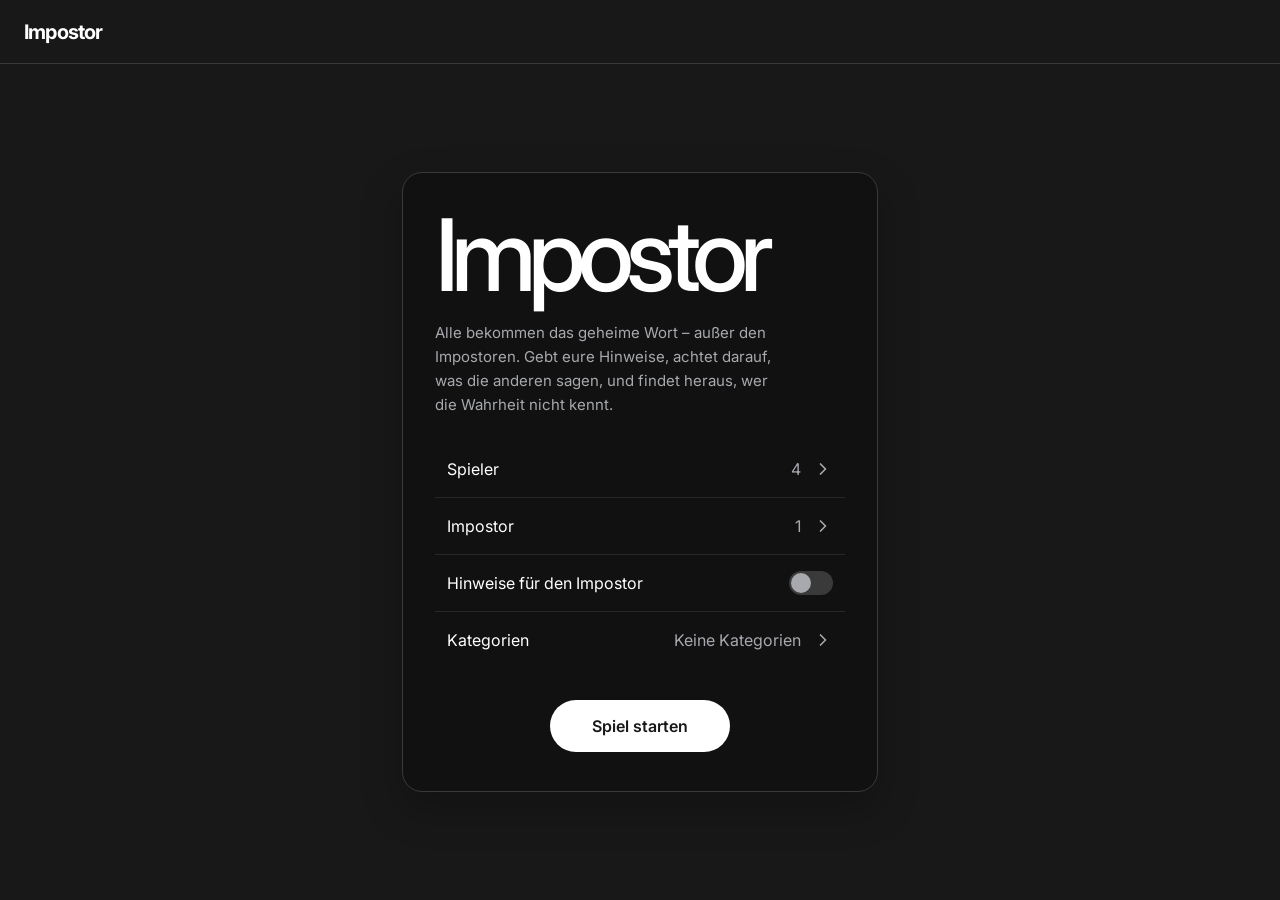
<file: index.html>
<!DOCTYPE html>
<html>
<head>
  <meta charset="UTF-8">
  <meta name="viewport" content="width=device-width, initial-scale=1.0">
  <title>Impostor</title>

  <link rel="preconnect" href="https://fonts.googleapis.com">
  <link rel="preconnect" href="https://fonts.gstatic.com" crossorigin>
  <link href="https://fonts.googleapis.com/css2?family=Inter:wght@400;500;600;700&display=swap" rel="stylesheet">
  
  <link rel="stylesheet" href="css/global.css">
  <link rel="stylesheet" href="css/header.css">
  <link rel="stylesheet" href="css/home.css?v=2">
</head>
<body>
  <div id="header"></div>

  <main>
    <div class="container">
      <div class="game-card">
        <div class="screen-track" id="screen-track">
      <section class="screen home-screen">
        <h1 class="game-title">Impostor</h1>

        <p class="game-description">Alle bekommen das geheime Wort – außer den Impostoren. Gebt eure Hinweise, achtet darauf, was die anderen sagen, und findet heraus, wer die Wahrheit nicht kennt.
        </p>

        <div class="options-card">
          <button class="option" id="players-option" type="button">
            <span class="option-name">Spieler</span>
            <span class="option-value" id="player-count-value">4</span>
            <svg class="option-chevron" xmlns="http://www.w3.org/2000/svg" width="24" height="24"
              viewBox="0 0 24 24" fill="none" stroke="currentColor" stroke-width="2"
              stroke-linecap="round" stroke-linejoin="round" aria-hidden="true">
              <path d="m9 18 6-6-6-6"/>
            </svg>
          </button>

          <div class="option-divider"></div>

          <button class="option" id="impostors-option" type="button">
            <span class="option-name">Impostor</span>
            <span class="option-value" id="impostor-count-value">1</span>
            <svg class="option-chevron" xmlns="http://www.w3.org/2000/svg" width="24" height="24"
              viewBox="0 0 24 24" fill="none" stroke="currentColor" stroke-width="2"
              stroke-linecap="round" stroke-linejoin="round" aria-hidden="true">
              <path d="m9 18 6-6-6-6"/>
            </svg>
          </button>

          <div class="option-divider"></div>

          <div class="option">
            <span class="option-name">Hinweise für den Impostor</span>
            <label class="option-switch">
              <input class="switch-input" id="impostor-hints-option" type="checkbox" aria-label="Hinweise für den Impostor aktivieren">
              <span class="switch-thumb"></span>
            </label>
          </div>

          <div class="option-divider"></div>

          <button class="option" id="categories-option" type="button">
            <span class="option-name">Kategorien</span>
            <span class="option-value" id="category-count-value">Keine Kategorien</span>
            <svg class="option-chevron" xmlns="http://www.w3.org/2000/svg" width="24" height="24"
              viewBox="0 0 24 24" fill="none" stroke="currentColor" stroke-width="2"
              stroke-linecap="round" stroke-linejoin="round" aria-hidden="true">
              <path d="m9 18 6-6-6-6"/>
            </svg>
          </button>
        </div>

        <p class="game-start-message" id="game-start-message" role="status" aria-live="polite"></p>
        <button class="play-button" id="start-game-button" type="button">Spiel starten</button>
      </section>

      <section class="screen player-screen" aria-hidden="true" inert>
        <button class="back-button" id="players-back" type="button">
          <svg class="back-chevron" xmlns="http://www.w3.org/2000/svg" width="24" height="24"
            viewBox="0 0 24 24" fill="none" stroke="currentColor" stroke-width="2"
            stroke-linecap="round" stroke-linejoin="round" aria-hidden="true">
            <path d="m15 18-6-6 6-6"/>
          </svg>
          <span>Zurück</span>
        </button>

        <div class="player-heading">
          <h1 class="player-title">Spieler</h1>
          <span class="player-count-badge" id="active-player-count">4/20</span>
        </div>
        <div class="player-list-scroll" id="player-list-scroll">
          <div class="player-list" id="player-list"></div>
        </div>

        <p class="player-form-message" id="player-form-message" role="status" aria-live="polite"></p>
        <form class="add-player-form" id="add-player-form">
          <input
            class="add-player-input"
            id="new-player-name"
            type="text"
            placeholder="Neuer Spieler"
            maxlength="30"
            autocomplete="off"
          >
          <button class="add-player-button" id="add-player-button" type="submit" aria-label="Spieler hinzufügen">
            <svg class="button-icon plus-icon" xmlns="http://www.w3.org/2000/svg" width="24" height="24" viewBox="0 0 24 24" fill="none" stroke="currentColor" stroke-width="2" stroke-linecap="round" stroke-linejoin="round" aria-hidden="true">
              <path d="M5 12h14"/>
              <path d="M12 5v14"/>
            </svg>
          </button>
          <button class="delete-player-button" id="delete-player-button" type="button" aria-label="Ausgewählten Spieler löschen" hidden>
            <svg xmlns="http://www.w3.org/2000/svg" width="24" height="24" viewBox="0 0 24 24" fill="none" stroke="currentColor" stroke-width="2" stroke-linecap="round" stroke-linejoin="round" aria-hidden="true">
              <path d="M10 11v6"/>
              <path d="M14 11v6"/>
              <path d="M19 6v14a2 2 0 0 1-2 2H7a2 2 0 0 1-2-2V6"/>
              <path d="M3 6h18"/>
              <path d="M8 6V4a2 2 0 0 1 2-2h4a2 2 0 0 1 2 2v2"/>
            </svg>
          </button>
        </form>
      </section>

      <section class="screen impostor-screen" aria-hidden="true" inert>
        <button class="back-button" id="impostors-back" type="button">
          <svg class="back-chevron" xmlns="http://www.w3.org/2000/svg" width="24" height="24"
            viewBox="0 0 24 24" fill="none" stroke="currentColor" stroke-width="2"
            stroke-linecap="round" stroke-linejoin="round" aria-hidden="true">
            <path d="m15 18-6-6 6-6"/>
          </svg>
          <span>Zurück</span>
        </button>

        <div class="player-heading impostor-heading">
          <h1 class="player-title">Impostor</h1>
        </div>
        <div class="impostor-options" id="impostor-options"></div>
      </section>

      <section class="screen category-screen" aria-hidden="true" inert>
        <button class="back-button" id="categories-back" type="button">
          <svg class="back-chevron" xmlns="http://www.w3.org/2000/svg" width="24" height="24"
            viewBox="0 0 24 24" fill="none" stroke="currentColor"
            stroke-width="2" stroke-linecap="round" stroke-linejoin="round" aria-hidden="true">
            <path d="m15 18-6-6 6-6"/>
          </svg>
          <span>Zurück</span>
        </button>

        <div class="player-heading category-heading">
          <h1 class="player-title">Kategorien</h1>
          <span class="player-count-badge" id="active-category-count">Keine Kategorien</span>
        </div>
        <div class="category-options" id="category-options"></div>
      </section>

      <section class="screen game-screen" aria-hidden="true" inert>
        <button class="back-button" id="game-back" type="button">
          <svg class="back-chevron" xmlns="http://www.w3.org/2000/svg" width="24" height="24"
            viewBox="0 0 24 24" fill="none" stroke="currentColor"
            stroke-width="2" stroke-linecap="round" stroke-linejoin="round" aria-hidden="true">
            <path d="m15 18-6-6 6-6"/>
          </svg>
          <span>Zurück</span>
        </button>

        <div class="round-phase" id="dealing-phase">
          <div class="round-player-heading">
            <span class="round-player-progress" id="round-player-progress"></span>
          </div>
          <div class="game-card-stage" id="game-card-stage">
            <div class="deal-card is-current" data-role-card role="button" tabindex="0"
              aria-describedby="card-reveal-instruction" aria-label="Geheime Karte verdeckt">
              <div class="deal-card-secret" data-card-secret></div>
              <div class="deal-card-cover" data-card-cover>
                <span class="deal-card-player" data-card-player></span>
                <div class="deal-card-prompt" id="card-reveal-instruction">
                  <svg xmlns="http://www.w3.org/2000/svg" width="48" height="48"
                    viewBox="0 0 24 24" fill="none" stroke="currentColor"
                    stroke-width="2" stroke-linecap="round" stroke-linejoin="round"
                    aria-hidden="true">
                    <path d="m5 12 7-7 7 7"/>
                    <path d="M12 19V5"/>
                  </svg>
                  <span>Karte aufdecken</span>
                </div>
              </div>
            </div>
            <div class="deal-card is-next" data-role-card aria-hidden="true">
              <div class="deal-card-secret" data-card-secret></div>
              <div class="deal-card-cover" data-card-cover>
                <span class="deal-card-player" data-card-player></span>
                <div class="deal-card-prompt">
                  <svg xmlns="http://www.w3.org/2000/svg" width="48" height="48"
                    viewBox="0 0 24 24" fill="none" stroke="currentColor"
                    stroke-width="2" stroke-linecap="round" stroke-linejoin="round"
                    aria-hidden="true">
                    <path d="m5 12 7-7 7 7"/>
                    <path d="M12 19V5"/>
                  </svg>
                  <span>Karte aufdecken</span>
                </div>
              </div>
            </div>
          </div>
          <button class="play-button game-pass-button" id="pass-device-button" type="button" aria-hidden="true" tabindex="-1">Weitergeben</button>
        </div>

        <div class="round-phase round-finish-phase" id="finish-phase" hidden>
          <p class="start-player-announcement" id="start-player-announcement" role="status" aria-live="polite"></p>
          <button class="play-button reveal-impostors-button" id="reveal-impostors-button" type="button" hidden>
            Impostor aufdecken
          </button>
          <div class="round-results" id="round-results" hidden>
            <h2>Impostor</h2>
            <ul class="impostor-results-list" id="impostor-results-list"></ul>
          </div>
        </div>
      </section>
      </div>
      </div>
    </div>
  </main>

  <script src="js/component-loader.js"></script>
  <script src="js/player-count.js"></script>
</body>
</html>
</file>
<file: css/global.css>
:root {
    /* Farben */
    --bg: #181818;
    --surface: #111111;
    --surface-hover: #1d1d1d;
    --surface-option-hover: #242424;
    --border: #3a3a3a;

    --text: #ffffff;
    --text-muted: #a7a9ae;

    /* Radius */
    --radius-sm: 8px;
    --radius-md: 12px;
    --radius-lg: 16px;
    --radius-xl: 20px;
    --radius-full: 999px;

    /* Abstände */
    --space-xs: 4px;
    --space-sm: 8px;
    --space-md: 12px;
    --space-lg: 16px;
    --space-xl: 24px;
    --space-2xl: 32px;
    --space-3xl: 48px;
    --space-4xl: 64px;

    /* Größen */
    --header-height: 64px;
    --content-max-width: 1200px;

    /* Übergänge */
    --transition: 0.2s ease;
}

* {
    box-sizing: border-box;
}

html {
    font-family: "Inter", sans-serif;
    background: var(--bg);
    color: var(--text);
    overflow-x: hidden;
}

body {
    margin: 0;
    min-height: 100vh;
    background: var(--bg);
    overflow-x: hidden;
}

a {
    color: inherit;
    text-decoration: none;
}

button,
input,
textarea,
select {
    font: inherit;
}

.container {
  width: 100%;
  max-width: var(--content-max-width);
  margin: 0 auto;
  padding: var(--space-xl);
}
</file>
<file: css/header.css>
.header {
  height: 64px;

  background-color: var(--bg);
  border-bottom: 1px solid var(--border);
}

.inner-header {
  height: 100%;
  padding: 0 24px;

  display: flex;
  align-items: center;
  justify-content: space-between;
}

.logo {
  color: white;
  text-decoration: none;
  font-size: 20px;
  font-weight: 700;
  letter-spacing: -0.8px;
}
</file>
<file: css/home.css>
.container {
  display: flex;
  align-items: center;
  justify-content: center;
  min-height: calc(100vh - var(--header-height));
  min-height: calc(100dvh - var(--header-height));
}

.game-card {
  position: relative;
  width: min(476px, 100%);
  height: min(620px, calc(100dvh - var(--header-height) - var(--space-2xl)));
  margin: 0 auto;
  overflow: hidden;
  padding: 0;
  border-radius: var(--radius-xl);
  background: var(--surface);

  border: 1px solid var(--border);
  box-shadow: 0 16px 40px rgba(0, 0, 0, 0.25);
}

.game-title {
  margin: 0 0 var(--space-lg);
  color: var(--text);
  font-size: clamp(56px, 15vw, 100px);
  font-weight: 500;
  letter-spacing: clamp(-8px, -1.2vw, -2px);
  line-height: 1;
}

.game-description {
  color: var(--text-muted);
  font-size: 15px;
  line-height: 1.6;
  max-width: 38ch;
}

.options-card {
  margin-top: var(--space-xl);
  background: transparent;
}

.option {
  display: flex;
  align-items: center;
  width: 100%;
  min-height: 56px;
  padding: var(--space-lg) var(--space-md);
  border: 0;
  border-radius: 0;
  background: transparent;
  color: inherit;
  font: inherit;
  text-align: left;
  cursor: pointer;
  transition: background-color var(--transition);
}

.option:first-child {
  border-radius: var(--radius-md) var(--radius-md) 0 0;
}

.option:last-child {
  border-radius: 0 0 var(--radius-md) var(--radius-md);
}

.option:hover {
  background-color: var(--surface-option-hover);
}

.option:disabled {
  color: var(--text-muted);
  opacity: 0.42;
  cursor: not-allowed;
}

.option:disabled:hover {
  background-color: transparent;
}

.option-name {
  flex: 1;
}

.option-value {
  margin-right: var(--space-md);
  color: var(--text-muted);
}

.option-chevron {
  flex: 0 0 auto;
  width: 20px;
  height: 20px;
  color: var(--text-muted);
}

.option-switch {
  position: relative;
  display: block;
  width: 44px;
  height: 24px;
  padding: 2px;
  border: 0;
  border-radius: var(--radius-full);
  background: var(--border);
  cursor: pointer;
  transition: background-color var(--transition);
}

.switch-input {
  position: absolute;
  width: 1px;
  height: 1px;
  opacity: 0;
}

.switch-thumb {
  display: block;
  width: 20px;
  height: 20px;
  border-radius: 50%;
  background: var(--text-muted);
  transition: transform var(--transition), background-color var(--transition);
}

.switch-input:checked + .switch-thumb {
  background: var(--bg);
  transform: translateX(20px);
}

.option-switch:has(.switch-input:checked) {
  background: var(--text);
}

.option-switch.is-switching-on {
  animation: switch-background-on 180ms ease;
}

.option-switch.is-switching-off {
  animation: switch-background-off 180ms ease;
}

.switch-thumb.is-switching-on {
  animation: switch-thumb-on 180ms ease;
}

.switch-thumb.is-switching-off {
  animation: switch-thumb-off 180ms ease;
}

@keyframes switch-background-on {
  from {
    background: var(--border);
  }

  to {
    background: var(--text);
  }
}

@keyframes switch-background-off {
  from {
    background: var(--text);
  }

  to {
    background: var(--border);
  }
}

@keyframes switch-thumb-on {
  from {
    background: var(--text-muted);
    transform: translateX(0);
  }

  to {
    background: var(--bg);
    transform: translateX(20px);
  }
}

@keyframes switch-thumb-off {
  from {
    background: var(--bg);
    transform: translateX(20px);
  }

  to {
    background: var(--text-muted);
    transform: translateX(0);
  }
}

.option-switch:focus {
  outline: none;
}

.option-switch:focus-visible {
  outline: 2px solid var(--text);
  outline-offset: 2px;
}

.option-divider {
  width: 100%;
  height: 1px;
  margin: 0;
  background-color: var(--border);
  opacity: 0.6;
}

.play-button {
  display: block;
  width: 180px;
  margin: var(--space-2xl) auto 0;
  padding: var(--space-lg) var(--space-xl);
  border: 0;
  border-radius: var(--radius-full);
  background: var(--text);
  color: var(--bg);
  font: inherit;
  font-weight: 600;
  cursor: pointer;
  transition: background-color var(--transition), transform var(--transition);
}

.play-button:hover {
  background-color: var(--text-muted);
}

.play-button:disabled {
  opacity: 0.65;
  cursor: not-allowed;
}

.play-button:disabled:hover {
  background-color: var(--text);
}

.add-player-button:active {
  transform: scale(0.92);
}

.add-player-button svg {
  display: block;
  width: 24px;
  height: 24px;
  transform-origin: center;
}

.add-player-button svg.is-transitioning {
  animation-duration: 260ms;
  animation-timing-function: cubic-bezier(0.22, 1, 0.36, 1);
  animation-fill-mode: both;
}

.add-player-button .plus-icon.is-transitioning {
  animation-name: plus-icon-in;
}

.add-player-button .check-icon.is-transitioning {
  animation-name: check-icon-in;
}

@keyframes plus-icon-in {
  from {
    opacity: 0;
    transform: scale(0.5) rotate(90deg);
  }

  to {
    opacity: 1;
    transform: scale(1) rotate(0);
  }
}

@keyframes check-icon-in {
  from {
    opacity: 0;
    transform: scale(0.5) rotate(-45deg);
  }

  to {
    opacity: 1;
    transform: scale(1) rotate(0);
  }
}

@media (prefers-reduced-motion: reduce) {
  .option-switch.is-switching-on,
  .option-switch.is-switching-off,
  .switch-thumb.is-switching-on,
  .switch-thumb.is-switching-off {
    animation-duration: 1ms;
  }

  .add-player-button svg {
    animation-duration: 1ms;
  }
}

.delete-player-button {
  display: grid;
  position: absolute;
  top: calc(var(--space-xl) + 8px);
  right: 60px;
  width: 44px;
  height: 44px;
  place-items: center;
  padding: 0;
  border: 0;
  border-radius: 50%;
  background: var(--border);
  color: var(--text);
  cursor: pointer;
  transition:
    background-color var(--transition),
    color var(--transition),
    transform 180ms cubic-bezier(0.22, 1, 0.36, 1);
}

.delete-player-button[hidden] {
  display: none;
}

.delete-player-button:hover {
  background: var(--text-muted);
  color: var(--bg);
  transform: scale(1.08);
}

.delete-player-button:active {
  transform: scale(0.92);
}

.delete-player-button.is-entering {
  animation: delete-button-in 220ms cubic-bezier(0.22, 1, 0.36, 1) both;
}

.delete-player-button.is-exiting {
  animation: delete-button-out 180ms cubic-bezier(0.4, 0, 1, 1) both;
}

@keyframes delete-button-in {
  from {
    opacity: 0;
    transform: scale(0.5);
  }

  to {
    opacity: 1;
    transform: scale(1);
  }
}

@keyframes delete-button-out {
  from {
    opacity: 1;
    transform: scale(1);
  }

  to {
    opacity: 0;
    transform: scale(0.5);
  }
}

.play-button:active {
  transform: translateY(1px);
}

.play-button:focus {
  outline: none;
}

.play-button:focus-visible {
  outline: 2px solid var(--text);
  outline-offset: 3px;
}

.screen-track {
  display: flex;
  position: absolute;
  top: 0;
  left: 0;
  flex: 0 0 auto;
  width: 200%;
  height: 100%;
  min-height: 0;
  margin: 0;
  transform: translate3d(0, 0, 0);
  transition: transform 1s cubic-bezier(0.22, 1, 0.36, 1);
  will-change: transform;
}

.screen-track.show-player-screen,
.screen-track.show-game-screen {
  transform: translate3d(-50%, 0, 0);
}

.screen-track.show-player-screen:not(.show-impostor-screen) .impostor-screen,
.screen-track.show-impostor-screen .player-screen,
.screen-track.show-category-screen .player-screen,
.screen-track.show-category-screen .impostor-screen,
.screen-track.show-impostor-screen .category-screen,
.screen-track.show-game-screen .player-screen,
.screen-track.show-game-screen .impostor-screen,
.screen-track.show-game-screen .category-screen {
  visibility: hidden;
  pointer-events: none;
}

.screen-track.show-player-screen:not(.show-category-screen) .category-screen {
  visibility: hidden;
  pointer-events: none;
}

.screen-track.show-player-screen:not(.show-game-screen) .game-screen {
  visibility: hidden;
  pointer-events: none;
}

.screen {
  flex: 0 0 50%;
  width: 50%;
  box-sizing: border-box;
  min-width: 0;
  min-height: 0;
  height: 100%;
}

.home-screen {
  min-height: 100%;
  padding: var(--space-2xl);
}

.player-screen,
.impostor-screen,
.category-screen,
.game-screen {
  position: relative;
  display: flex;
  flex-direction: column;
  height: 100%;
  min-height: 0;
  box-sizing: border-box;
  padding: var(--space-2xl);
  background: var(--surface);
}

.impostor-screen {
  position: absolute;
  top: 0;
  left: 50%;
}

.category-screen {
  position: absolute;
  top: 0;
  left: 50%;
}

.game-screen {
  position: absolute;
  top: 0;
  left: 50%;
  gap: var(--space-lg);
}

.round-phase {
  display: flex;
  min-height: 0;
  flex: 1 1 auto;
  flex-direction: column;
  align-items: stretch;
  gap: var(--space-lg);
}

#dealing-phase {
  display: grid;
  grid-template-rows: auto minmax(0, 1fr) auto;
}

.round-player-heading {
  display: flex;
  flex: 0 0 auto;
  align-items: baseline;
  justify-content: space-between;
  gap: var(--space-md);
  margin-top: var(--space-md);
}

.round-player-progress {
  flex: 0 0 auto;
  color: var(--text-muted);
  font-size: 14px;
}

.game-card-stage {
  position: relative;
  width: min(calc(100% - var(--space-4xl)), 340px);
  height: clamp(160px, 48vh, 400px);
  max-height: 100%;
  min-height: 0;
  justify-self: center;
  align-self: center;
  perspective: 1000px;
}

.deal-card {
  display: block;
  position: absolute;
  inset: 0;
  overflow: visible;
  border-radius: var(--radius-xl);
  text-align: center;
  touch-action: none;
  user-select: none;
  transform: translate3d(0, 0, 0);
  transition: transform 460ms cubic-bezier(0.22, 1, 0.36, 1);
  will-change: transform;
}

.deal-card[aria-hidden="true"] {
  visibility: hidden;
}

.deal-card.is-current {
  z-index: 1;
}

.deal-card.is-next {
  z-index: 0;
  transform: translate3d(112%, 0, 0);
}

.deal-card.is-leaving {
  transform: translate3d(-112%, 0, 0);
}

.deal-card.is-arriving {
  z-index: 2;
  transform: translate3d(0, 0, 0);
}

.deal-card.is-round-restarting {
  animation: deal-card-restart-enter 460ms cubic-bezier(0.22, 1, 0.36, 1) both;
}

.deal-card.is-leaving {
  z-index: 1;
}

@keyframes deal-card-restart-enter {
  from {
    opacity: 0;
    transform: translate3d(112%, 0, 0);
  }

  to {
    opacity: 1;
    transform: translate3d(0, 0, 0);
  }
}

.deal-card.is-dragging {
  transition: none;
}

.deal-card.is-resetting {
  transition: none !important;
}

.deal-card:focus-visible {
  outline: 2px solid var(--text);
  outline-offset: 4px;
}

.deal-card-secret,
.deal-card-cover {
  position: absolute;
  inset: 0;
  display: flex;
  flex-direction: column;
  align-items: center;
  justify-content: center;
  overflow: hidden;
  border-radius: inherit;
}

.deal-card-secret {
  display: block;
  z-index: 1;
  background: #000;
  color: #fff;
}

.deal-card-cover {
  z-index: 2;
  justify-content: space-between;
  padding: clamp(var(--space-lg), 5vw, var(--space-3xl));
  border: 1px solid var(--border);
  background: var(--surface-hover);
  transition: transform 240ms cubic-bezier(0.22, 1, 0.36, 1);
  will-change: transform;
}

.deal-card.is-dragging .deal-card-cover,
.deal-card.is-resetting .deal-card-cover {
  transition: none;
}

.deal-card-player {
  max-width: 100%;
  overflow: hidden;
  color: var(--text);
  font-size: clamp(24px, 6vw, 34px);
  font-weight: 600;
  letter-spacing: -0.04em;
  text-overflow: ellipsis;
  white-space: nowrap;
}

.deal-card-secret {
  min-height: 0;
}

.deal-card-content {
  position: absolute;
  top: 66.667%;
  right: clamp(var(--space-lg), 5vw, var(--space-3xl));
  left: clamp(var(--space-lg), 5vw, var(--space-3xl));
  display: flex;
  flex-direction: column;
  align-items: center;
  gap: var(--space-md);
  transform: translateY(-50%);
  text-align: center;
  transition: opacity 140ms ease;
}

.deal-card-secret.is-impostor {
  color: #fff;
}

.deal-card-role {
  margin: 0;
  font-size: clamp(28px, 8vw, 46px);
  font-weight: 700;
  letter-spacing: 0.02em;
}

.deal-card-word {
  max-width: 100%;
  margin: 0;
  font-size: clamp(28px, 8vw, 48px);
  font-weight: 600;
  overflow-wrap: anywhere;
}

.deal-card-tip {
  margin: 0;
  color: rgba(255, 255, 255, 0.72);
  font-size: clamp(16px, 4vw, 20px);
}

.deal-card-prompt {
  display: flex;
  flex-direction: column;
  align-items: center;
  gap: var(--space-sm);
  color: var(--text-muted);
  font-size: 16px;
  font-weight: 500;
}

.deal-card-prompt svg {
  width: 40px;
  height: 40px;
}

.game-pass-button,
.reveal-impostors-button {
  width: 50%;
  min-height: 56px;
  flex: 0 0 auto;
  margin: 0;
}

.game-pass-button {
  justify-self: center;
  visibility: hidden;
  opacity: 0;
  transform: translateY(8px);
  pointer-events: none;
  transition:
    opacity 220ms ease,
    transform 220ms cubic-bezier(0.22, 1, 0.36, 1),
    visibility 0s linear 220ms;
}

.game-pass-button:hover {
  background-color: var(--text);
}

.play-button.game-pass-button:not(.is-visible) {
  opacity: 0;
}

.game-pass-button.is-visible {
  visibility: visible;
  opacity: 1;
  transform: translateY(0);
  pointer-events: auto;
  transition-delay: 0s;
}

.round-finish-phase {
  position: absolute;
  top: calc(clamp(var(--space-xl), 5vw, var(--space-2xl)) + 36px);
  right: 0;
  bottom: max(
    clamp(var(--space-xl), 5vw, var(--space-2xl)),
    env(safe-area-inset-bottom)
  );
  left: 0;
  display: flex;
  flex-direction: column;
  z-index: 3;
  align-items: center;
  justify-content: center;
  gap: var(--space-xl);
}

.round-finish-phase.is-entering {
  animation: round-finish-phase-slide-in 460ms cubic-bezier(0.22, 1, 0.36, 1) both;
}

.start-player-announcement {
  position: relative;
  width: calc(100% - var(--space-2xl));
  max-height: calc(100% - 56px - var(--space-xl));
  flex: 0 1 auto;
  margin: 0;
  overflow-y: auto;
  font-size: clamp(24px, 6vw, 36px);
  font-weight: 600;
  line-height: 1.25;
  overflow-wrap: anywhere;
  text-align: center;
}

.start-player-announcement.is-fading {
  animation: start-player-announcement-fade 5s ease forwards;
}

.round-finish-phase .reveal-impostors-button {
  position: relative;
  width: min(100%, 220px);
  flex: 0 0 auto;
  margin: 0;
  background-color: var(--text);
  opacity: 1;
  cursor: pointer;
  transition:
    width 260ms cubic-bezier(0.22, 1, 0.36, 1),
    background-color var(--transition),
    transform var(--transition);
}

.round-finish-phase .reveal-impostors-button.is-restart {
  width: min(100%, 160px);
}

.round-finish-phase .reveal-impostors-button:hover,
.round-finish-phase .reveal-impostors-button:disabled {
  background-color: var(--text);
  opacity: 1;
}

.game-screen > .back-button {
  position: relative;
  z-index: 4;
}

@keyframes start-player-announcement-fade {
  0% {
    opacity: 0;
  }

  8%,
  88% {
    opacity: 1;
  }

  100% {
    opacity: 0;
  }
}

@keyframes round-finish-phase-slide-in {
  from {
    opacity: 0;
    transform: translateX(100%);
  }

  to {
    opacity: 1;
    transform: translateX(0);
  }
}

.round-results {
  width: 100%;
  text-align: center;
}

.round-results h2 {
  margin: 0 0 var(--space-lg);
  font-size: clamp(30px, 8vw, 48px);
}

.impostor-results-list {
  display: grid;
  gap: var(--space-sm);
  margin: 0;
  padding: 0;
  list-style: none;
}

.impostor-results-list li {
  padding: var(--space-md);
  border-radius: var(--radius-md);
  background: var(--surface-option-hover);
  font-size: 20px;
}

.game-start-message {
  margin: 0;
  color: var(--text-muted);
  font-size: 14px;
  text-align: center;
}

.game-start-message:empty {
  display: none;
}

#dealing-phase[hidden],
#finish-phase[hidden],
.reveal-impostors-button[hidden],
.round-results[hidden] {
  display: none;
}

.impostor-options {
  flex: 1 1 auto;
  min-height: 0;
  overflow-y: auto;
  scrollbar-width: thin;
  scrollbar-color: transparent transparent;
  transition: scrollbar-color 180ms ease;
}

.category-options {
  min-height: 0;
  overflow-y: auto;
  scrollbar-width: none;
}

.category-option {
  gap: var(--space-md);
  color: var(--text-muted);
}

.category-option.category-option-single {
  border-radius: var(--radius-md);
}

.category-icon {
  flex: 0 0 auto;
  width: 56px;
  height: 56px;
  border-radius: var(--radius-md);
  background: var(--border);
}

.category-details {
  display: flex;
  min-width: 0;
  flex: 1 1 auto;
  flex-direction: column;
  gap: 4px;
}

.category-name,
.category-description {
  overflow: hidden;
  text-overflow: ellipsis;
  white-space: nowrap;
}

.category-name {
  color: inherit;
}

.category-description {
  color: var(--text-muted);
  font-size: 13px;
}

.category-option.is-selected {
  color: var(--text);
  background: var(--surface-option-hover);
}

.category-option.is-selected:hover {
  background: var(--surface-option-hover);
}

.impostor-options.is-scrolling {
  scrollbar-color: var(--border) transparent;
}

.impostor-options::-webkit-scrollbar,
.player-list-scroll::-webkit-scrollbar {
  width: 6px;
}

.impostor-options::-webkit-scrollbar-track,
.player-list-scroll::-webkit-scrollbar-track {
  background: transparent;
}

.impostor-options::-webkit-scrollbar-thumb,
.player-list-scroll::-webkit-scrollbar-thumb {
  border-radius: var(--radius-full);
  background: transparent;
  transition: background-color 180ms ease;
}

.impostor-options.is-scrolling::-webkit-scrollbar-thumb,
.player-list-scroll.is-scrolling::-webkit-scrollbar-thumb {
  background: var(--border);
}

.impostor-options::-webkit-scrollbar-button,
.player-list-scroll::-webkit-scrollbar-button {
  display: none;
  width: 0;
  height: 0;
}

.option.impostor-random-option {
  margin-bottom: var(--space-lg);
  border: 1px solid var(--border);
  border-radius: var(--radius-md);
  background: transparent;
}

.impostor-random-option .option-switch {
  flex: 0 0 auto;
}

.impostor-option {
  color: var(--text-muted);
}

.impostor-option-first {
  border-radius: var(--radius-md) var(--radius-md) 0 0;
}

.impostor-option.is-selected {
  color: var(--text);
  background: var(--surface-option-hover);
}

.impostor-option.is-selected:hover {
  background: var(--surface-option-hover);
}

.impostor-option-check {
  flex: 0 0 auto;
  width: 22px;
  height: 22px;
  color: var(--text);
}

.back-button {
  display: inline-flex;
  align-items: center;
  align-self: flex-start;
  gap: var(--space-sm);
  padding: 0;
  border: 0;
  background: transparent;
  color: var(--text-muted);
  cursor: pointer;
  transition:
    color var(--transition),
    transform 180ms cubic-bezier(0.22, 1, 0.36, 1);
}

.back-button:hover {
  color: var(--text);
  transform: translateX(-4px);
}

.back-button:active {
  transform: translateX(-2px) scale(0.96);
}

.back-chevron {
  flex: 0 0 auto;
  width: 20px;
  height: 20px;
}

.player-title {
  margin: 0;
  font-size: clamp(48px, 10vw, 72px);
  letter-spacing: -4px;
}

.player-heading {
  display: flex;
  align-items: center;
  gap: var(--space-md);
  margin: var(--space-xl) 0 var(--space-lg);
}

.category-heading {
  align-items: flex-start;
  flex-direction: column;
  gap: var(--space-sm);
}

.category-heading .player-count-badge {
  margin-left: 0;
}

.player-count-badge {
  display: inline-flex;
  align-items: center;
  margin-left: auto;
  min-height: 34px;
  padding: 0 var(--space-md);
  border-radius: var(--radius-full);
  background: var(--text);
  color: var(--bg);
  font-size: 14px;
  font-weight: 600;
  letter-spacing: 0;
  white-space: nowrap;
}

.player-list-scroll {
  min-height: 0;
  flex: 1 1 auto;
  overflow-x: hidden;
  overflow-y: auto;
  overscroll-behavior: contain;
  scrollbar-width: thin;
  scrollbar-color: transparent transparent;
  transition: scrollbar-color 180ms ease;
}

.player-list-scroll.is-scrolling {
  scrollbar-color: var(--border) transparent;
}

.player-list {
  background: transparent;
}

.player-row {
  display: flex;
  align-items: center;
  min-height: 56px;
  padding: var(--space-lg) var(--space-md);
  border-radius: 0;
  transition: background-color var(--transition), transform var(--transition);
}

.player-item:first-child .option-divider {
  display: none;
}

.player-item:first-child .player-row {
  border-radius: var(--radius-md) var(--radius-md) 0 0;
}

.player-item:last-child .player-row {
  border-radius: 0 0 var(--radius-md) var(--radius-md);
}

.player-name {
  flex: 1;
  min-width: 0;
  overflow: hidden;
  text-overflow: ellipsis;
  white-space: nowrap;
  cursor: pointer;
}

.player-menu-button {
  display: inline-grid;
  width: 48px;
  height: 40px;
  place-items: center;
  padding: 0;
  border: 0;
  background: transparent;
  color: var(--text-muted);
  opacity: 0.75;
  font-size: 18px;
  line-height: 1;
  cursor: pointer;
  touch-action: none;
}

.player-menu-button svg {
  width: 16px;
  height: 16px;
}

.player-menu-button:hover,
.player-menu-button:active,
.player-name:hover {
  color: var(--text);
  opacity: 1;
}

.player-row.is-selected,
.player-row.is-focused,
.player-row:hover {
  background: var(--surface-option-hover);
}

.player-row:focus {
  outline: none;
}

.player-row:focus-visible {
  outline: 2px solid var(--text-muted);
  outline-offset: -2px;
}

.player-row.is-selected .player-name {
  color: var(--text);
}

.player-item.is-dragging {
  position: fixed;
  z-index: 10;
  box-sizing: border-box;
  opacity: 1;
  transform: scale(1.03) translateY(-4px);
  background: transparent;
  transition:
    transform 220ms cubic-bezier(0.22, 1, 0.36, 1),
    background-color 180ms ease;
}

.player-item.is-dragging .player-row {
  background: var(--surface-hover);
  box-shadow: 0 14px 30px rgb(0 0 0 / 25%);
}

.player-item {
  transition: transform 380ms cubic-bezier(0.22, 1, 0.36, 1);
}

.player-drag-placeholder {
  box-sizing: border-box;
  margin: 4px 0;
  border: 1px solid var(--border);
  border-radius: var(--radius-md);
  background: var(--surface-option-hover);
  opacity: 1;
  pointer-events: none;
}

html.is-dragging-player,
html.is-dragging-player body {
  overflow: hidden;
}

@media (prefers-reduced-motion: reduce) {
  .player-item,
  .player-item.is-dragging,
  .back-button,
  .delete-player-button,
  .add-player-button {
    transition: none;
  }

  .delete-player-button.is-entering,
  .delete-player-button.is-exiting {
    animation-duration: 1ms;
  }

  .deal-card,
  .deal-card-cover,
  .deal-card-secret,
  .game-pass-button {
    transition-duration: 1ms;
  }

  .deal-card.is-round-restarting {
    animation-duration: 1ms;
  }

  .start-player-announcement.is-fading,
  .round-finish-phase.is-entering {
    animation: none;
  }

  .back-button:hover,
  .back-button:active,
  .delete-player-button:hover,
  .delete-player-button:active,
  .add-player-button:hover,
  .add-player-button:active {
    transform: none;
  }
}

.add-player-form {
  position: relative;
  display: flex;
  flex: 0 0 auto;
  margin-top: auto;
  padding-top: var(--space-xl);
}

.add-player-input {
  min-width: 0;
  width: 100%;
  height: 60px;
  padding: var(--space-md) 64px var(--space-md) var(--space-lg);
  border: 1px solid var(--border);
  border-radius: var(--radius-full);
  outline: none;
  background: var(--surface-hover);
  color: var(--text);
}

.add-player-input::placeholder {
  color: var(--text-muted);
}

.add-player-button {
  display: grid;
  position: absolute;
  top: calc(var(--space-xl) + 8px);
  right: 8px;
  width: 44px;
  height: 44px;
  place-items: center;
  border: 0;
  border-radius: 50%;
  background: var(--text);
  color: var(--bg);
  font-size: 28px;
  line-height: 1;
  cursor: pointer;
  text-align: center;
  transition:
    background-color var(--transition),
    transform 180ms cubic-bezier(0.22, 1, 0.36, 1);
}

.add-player-button:hover {
  background: var(--text-muted);
  transform: scale(1.08);
}

.add-player-button:disabled {
  opacity: 0.45;
  cursor: not-allowed;
}

.add-player-input:disabled {
  cursor: not-allowed;
  opacity: 0.65;
}

.back-button:focus,
.player-menu-button:focus,
.add-player-button:focus,
.delete-player-button:focus,
.add-player-input:focus {
  outline: none;
}

.back-button:focus-visible,
.player-menu-button:focus-visible,
.add-player-button:focus-visible,
.delete-player-button:focus-visible {
  outline: 2px solid var(--text);
  outline-offset: 3px;
}

.add-player-input:focus-visible {
  outline: none;
}

.player-form-message {
  min-height: 1.25em;
  margin: var(--space-sm) 0 0;
  color: var(--text-muted);
  font-size: 13px;
  text-align: center;
}

@media (max-width: 600px) {
  html,
  body {
    background: var(--surface);
  }

  main {
    min-height: calc(100vh - var(--header-height));
    min-height: calc(100dvh - var(--header-height));
  }

  .container {
    align-items: stretch;
    display: block;
    max-width: none;
    padding: 0;
  }

  .game-card {
    box-sizing: border-box;
    overflow: hidden;
    width: 100%;
    height: calc(100dvh - var(--header-height));
    border: 0;
    border-radius: 0;
    box-shadow: none;
  }

  .home-screen {
    display: flex;
    flex-direction: column;
    gap: var(--space-lg);
    min-height: 100%;

    padding: clamp(20px, 5vw, 28px);
    padding-bottom: max(
      clamp(20px, 5vw, 28px),
      env(safe-area-inset-bottom)
    );
  }

  .screen-track {
    width: 200vw;
  }

  .screen {
    flex-basis: 100vw;
    width: 100vw;
  }

  .player-screen,
  .impostor-screen,
  .category-screen,
  .game-screen {
    box-sizing: border-box;
    min-height: 100%;
    padding: clamp(var(--space-xl), 5vw, var(--space-2xl));
  }

  .impostor-screen {
    left: 100vw;
  }

  .category-screen {
    left: 100vw;
  }

  .game-screen {
    left: 100vw;
    padding-bottom: max(
      clamp(var(--space-xl), 5vw, var(--space-2xl)),
      env(safe-area-inset-bottom)
    );
  }

  .player-heading {
    margin-top: var(--space-xl);
  }

  .player-title {
    margin: 0;
    font-size: clamp(56px, 16vw, 88px);
  }

  .game-title {
    margin: 0;
    font-size: clamp(52px, 15vw, 88px);
    letter-spacing: clamp(-6px, -1vw, -2px);
    line-height: 0.95;
  }

  .game-description {
    margin: 0;
    font-size: 16px;
    line-height: 1.55;
  }

  .options-card {
    margin-top: 0;
  }

  .option {
    min-height: 56px;
    padding: 14px 16px;
    font-size: 16px;
  }

  .play-button {
    width: min(100%, 280px);
    min-height: 52px;
    margin: auto auto 0;
    padding: 14px 24px;
    font-size: 16px;
  }
}

@media (max-width: 600px) and (max-height: 700px) {
  .home-screen {
    justify-content: flex-start;
  }

  .player-screen {
    padding: var(--space-lg);
  }

  .player-heading {
    margin: var(--space-xl) 0 var(--space-lg);
  }

  .player-title {
    margin: 0;
    font-size: clamp(48px, 16vw, 72px);
  }

  .player-row {
    min-height: 52px;
    padding: var(--space-md) var(--space-sm);
  }

  .game-title {
    margin-bottom: var(--space-lg);
    font-size: clamp(52px, 16vw, 72px);
    letter-spacing: clamp(-7px, -1.2vw, -3px);
  }

  .game-description {
    font-size: 15px;
    line-height: 1.5;
  }

  .options-card {
    margin-top: var(--space-xl);
  }

  .option {
    min-height: 52px;
    padding: var(--space-md) var(--space-sm);
    font-size: 15px;
  }

  .play-button {
    width: 200px;
    margin-top: auto;
    padding: var(--space-md) var(--space-xl);
    font-size: 16px;
  }
}
</file>
